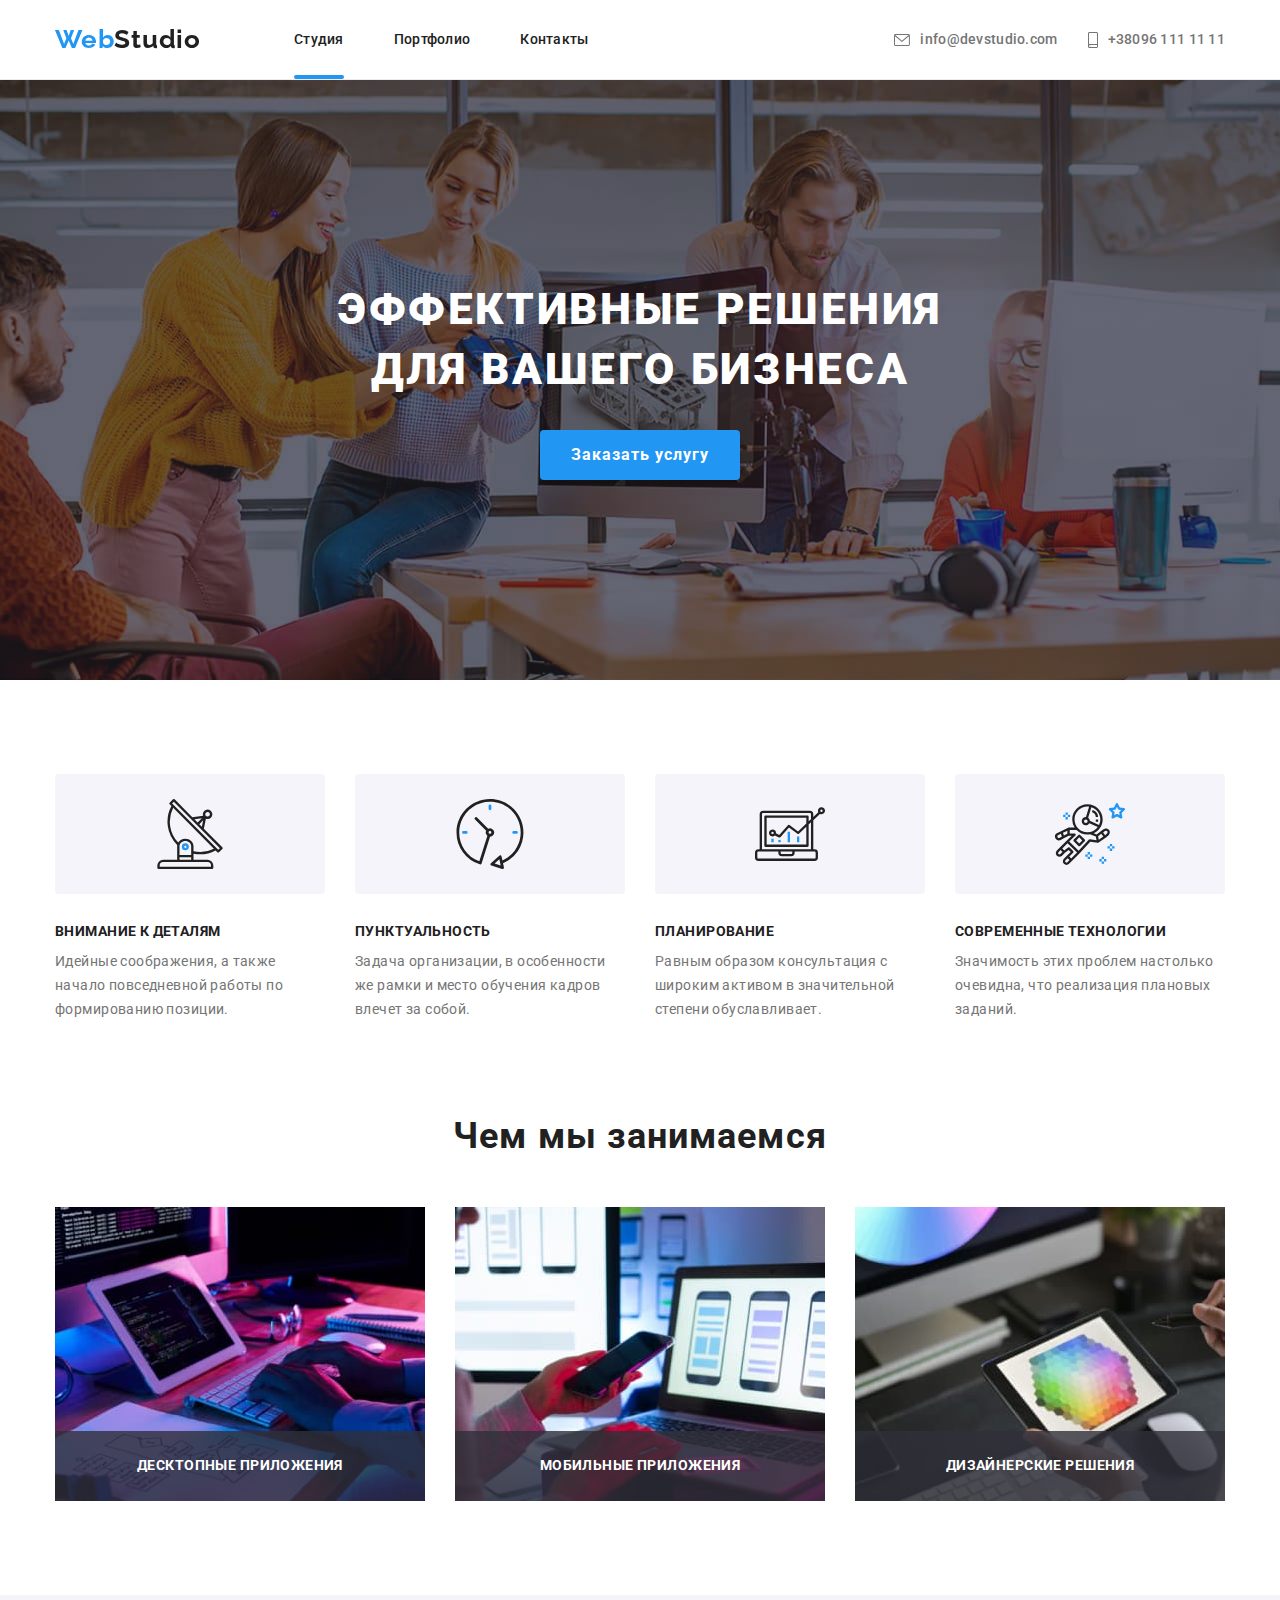
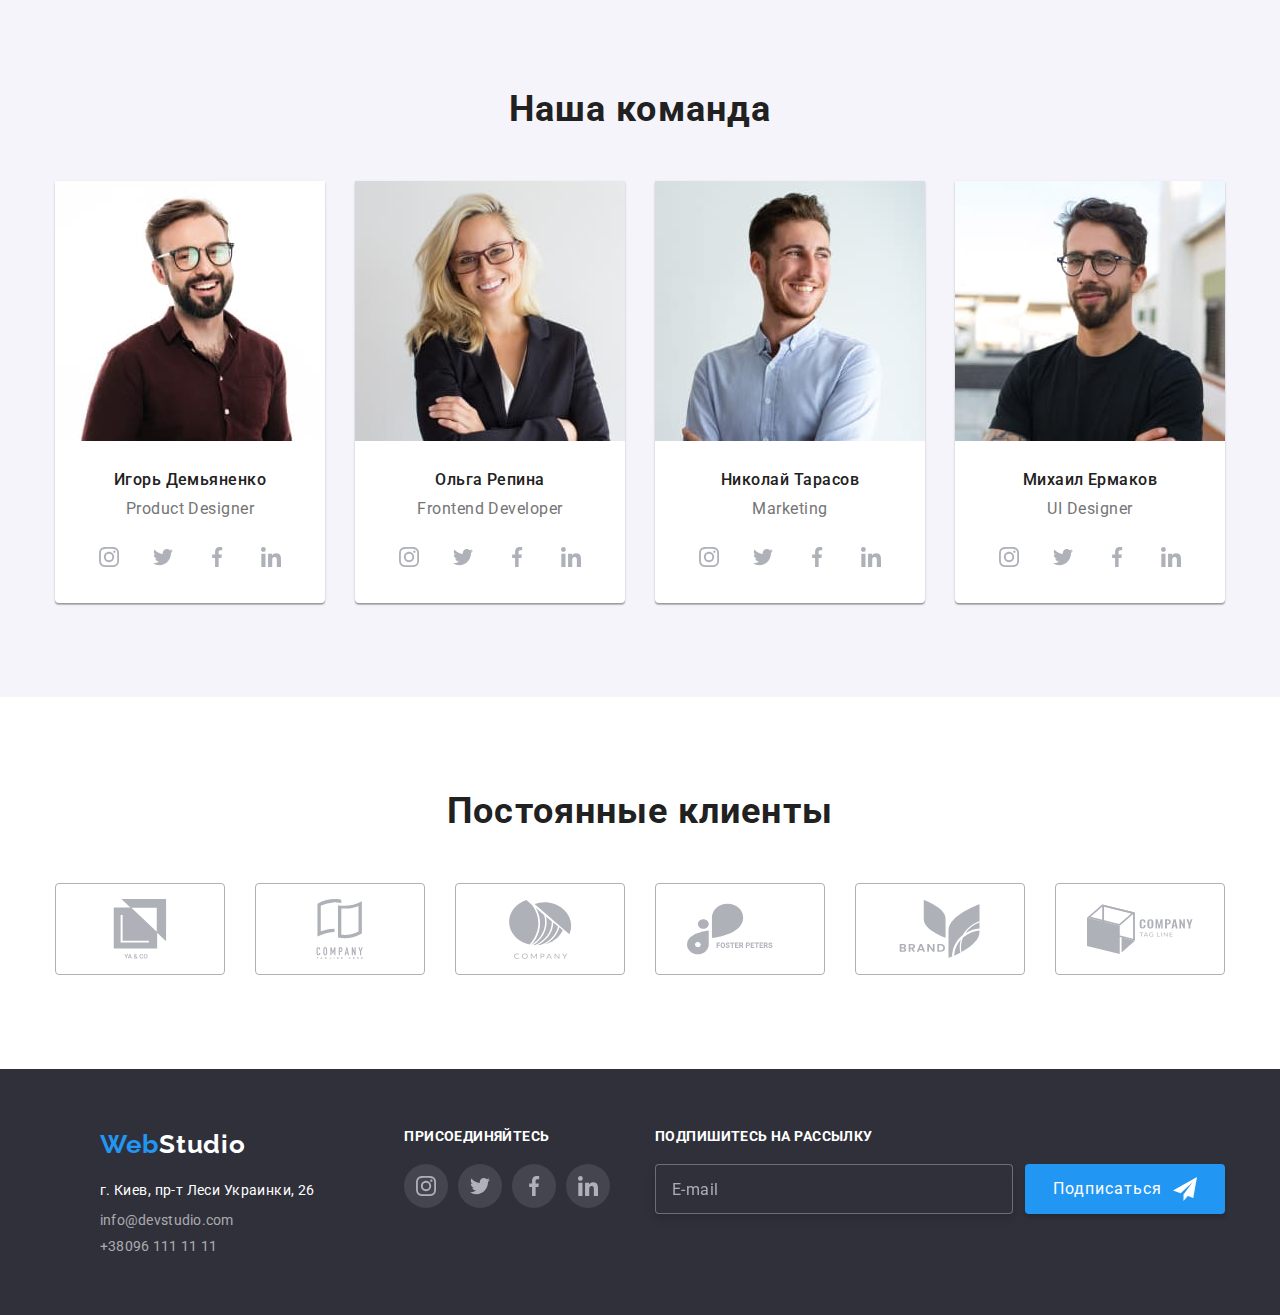
<file: index.html>
<!DOCTYPE html>
<html lang="ru">
<head>
    <meta charset="UTF-8">
    <meta http-equiv="X-UA-Compatible" content="IE=edge">
    <meta name="viewport" content="width=device-width, initial-scale=1.0">
    <link rel="stylesheet" href="./css/modern-normalize.css">
    <link rel="preconnect" href="https://fonts.googleapis.com">
    <link rel="preconnect" href="https://fonts.gstatic.com" crossorigin>
    <link href="https://fonts.googleapis.com/css2?family=Raleway:wght@700&family=Roboto:wght@400;500;700;900&display=swap"
        rel="stylesheet">
    <link rel="stylesheet" href="./css/main.min.css">
    <title>WebStudio</title>
</head>
<body>
    <div class="mobile">
        <ul class="mobile__list">
            <li class="mobile__item"><a class="mobile__link link" href="index.html">Студия</a></li>
            <li class="mobile__item"><a class="mobile__link link" href="portfolio.html">Портфолио</a></li>
            <li class="mobile__item"><a class="mobile__link link" href="#">Контакты</a></li>
        </ul>
        <ul class="mobile__address-list">
            <a class="mobile__address-link link" href="tel:+380961111111">
                +38096 111 11 11</a>
            <a class="mobile__address-link link" href="mailto:info@devstudio.com">
                info@devstudio.com</a>
        </ul>
        <ul class="mobile__social-list">
            <li class="mobile__social-item"><a class="mobile__social-link link" href="#">Instagram</a></li>
            <li class="mobile__social-item"><a class="mobile__social-link link" href="#">Twitter</a></li>
            <li class="mobile__social-item"><a class="mobile__social-link link" href="#">Facebook</a></li>
            <li class="mobile__social-item"><a class="mobile__social-link link" href="#">LinkedIn</a></li>
        </ul>
    </div>
    <header class="header">
        <div class="container">
            <a class="logo header__logo" href="index.html">Web<span>Studio</span></a>
            <nav class="header__nav">
                <ul class="header__list">
                    <li class="header__item"><a class="header__link link --active" href="index.html">Студия</a></li>
                    <li class="header__item"><a class="header__link link" href="portfolio.html">Портфолио</a></li>
                    <li class="header__item"><a class="header__link link" href="#">Контакты</a></li>
                </ul>
            </nav>
            <div class="address">
                <a class="address__link link" href="mailto:info@devstudio.com">
                    <svg class="address__icon" style="width: 16px; height: 12px;">
                        <use href="./images/icons.svg#icon-envelope"></use>
                    </svg>info@devstudio.com</a>
                <a class="address__link link" href="tel:+380961111111">
                    <svg class="address__icon" style="width: 10px; height: 16px;">
                        <use href="./images/icons.svg#icon-smartphone"></use>
                    </svg>+38096 111 11 11</a>
            </div>
            <button class="header__menu-mobile" type="button" data-mobile-menu>
                <svg width="40px" height="40px" aria-label="mobile menu switcher">
                    <use class="menu-open" href="./images/icons.svg#menu-open"></use>
                    <use class="menu-close" href="./images/icons.svg#menu-close"></use>
                </svg>
            </button>
        </div>
    </header>
    <main>
        <section class="hero">
                <h1 class="hero__title">Эффективные решения для вашего бизнеса</h1>
                <button class="btn" type="submit" data-modal-open>Заказать услугу</button>
        </section>
        <section class="advantage">
            <div class="container">
                <ul class="advantage__list">
                    <li class="advantage__item">
                        <div class="advantage__icon-wrap">
                            <svg class="advantage__icon" style="width: 70px; height: 70px">
                                <use href="./images/icons.svg#icon-antenna"></use>
                            </svg>
                        </div>
                        <h3 class="advantage__title">Внимание к деталям</h3>
                        <p class="advantage__text">Идейные соображения, а также начало повседневной работы по формированию
                            позиции.</p>
                    </li>
                    <li class="advantage__item">
                        <div class="advantage__icon-wrap">
                            <svg class="advantage__icon" style="width: 70px; height: 70px">
                                <use href="./images/icons.svg#icon-clock"></use>
                            </svg>
                        </div>
                        <h3 class="advantage__title">Пунктуальность</h3>
                        <p class="advantage__text">Задача организации, в особенности же рамки и место обучения кадров
                            влечет за собой.</p>
                    </li>
                    <li class="advantage__item">
                        <div class="advantage__icon-wrap">
                            <svg class="advantage__icon" style="width: 70px; height: 70px">
                                <use href="./images/icons.svg#icon-diagram"></use>
                            </svg>
                        </div>
                        <h3 class="advantage__title">Планирование</h3>
                        <p class="advantage__text">Равным образом консультация с широким активом в значительной степени
                            обуславливает.</p>
                    </li>
                    <li class="advantage__item">
                        <div class="advantage__icon-wrap">
                            <svg class="advantage__icon" style="width: 70px; height: 70px">
                                <use href="./images/icons.svg#icon-astronaut"></use>
                            </svg>
                        </div>
                        <h3 class="advantage__title">Современные технологии</h3>
                        <p class="advantage__text">Значимость этих проблем настолько очевидна, что реализация плановых
                            заданий.</p>
                    </li>
                </ul>
            </div>
        </section>
        <section class="whatwedo">
            <div class="container">
                <h2 class="whatwedo__title title">Чем мы занимаемся</h2>
                <ul class="whatwedo__list">
                    <li class="whatwedo__item">
                        <a class="whatwedo__link" href="#"><img class="whatwedo__img" srcset="./images/whatwedo1@x1.jpg 1x, ./images/whatwedo1@x2.jpg 2x" src="./images/whatwedo1@x1.jpg"
                                alt="Что мы делаем"></a>
                        <p class="whatwedo__text">Десктопные приложения</p>
                    </li>
                    <li class="whatwedo__item">
                        <a class="whatwedo__link" href="#"><img class="whatwedo__img" srcset="./images/whatwedo2@x1.jpg 1x, ./images/whatwedo2@x2.jpg 2x" src="./images/whatwedo2@x1.jpg"
                                width="370" alt="Что мы делаем"></a>
                        <p class="whatwedo__text">Мобильные приложения</p>
                    </li>
                    <li class="whatwedo__item">
                        <a class="whatwedo__link" href="#"><img class="whatwedo__img" srcset="./images/whatwedo3@x1.jpg 1x, ./images/whatwedo3@x2.jpg 2x" src="./images/whatwedo3@x1.jpg"
                                width="370" alt="Что мы делаем"></a>
                        <p class="whatwedo__text">Дизайнерские решения</p>
                    </li>
                </ul>
            </div>
        </section>
        <section class="team">
            <div class="container">
                <h2 class="team__title title">Наша команда</h2>
                <ul class="team__list">
                    <li class="team__item">
                        <picture>
                            <source srcset="./images/teammember1-desctop@x1.jpg 1x, ./images/teammember1-desctop@x2.jpg 2x"
                                media="(min-width: 1200px)" type="image/jpeg" />
                            <source srcset="./images/teammember1-tablet@x1.jpg 1x, ./images/teammember1-tablet@x2.jpg 2x"
                                media="(min-width: 768px)" type="image/jpeg" />
                            <source srcset="./images/teammember1-mobile@x1.jpg 1x, ./images/teammember1-mobile@x2.jpg 2x"
                                type="image/jpeg" />
                            <img class="team__img" src="./images/teammember1-mobile@x1.jpg" alt="Участник команды" />
                        </picture>
                        <div class="team__item-wrap">
                            <h3 class="team__item-title">Игорь Демьяненко</h3>
                            <p class="team__item-text">Product Designer</p>
                            <ul class="social__list">
                                <li class="social__item">
                                    <a class="social__link" href="">
                                        <svg class="social__icon" style="width: 20px; height: 20px;">
                                            <use href="./images/icons.svg#icon-instagram"></use>
                                        </svg>
                                    </a>
                                </li>
                                <li class="social__item">
                                    <a class="social__link" href="">
                                        <svg class="social__icon" style="width: 20px; height: 20px;">
                                            <use href="./images/icons.svg#icon-twitter"></use>
                                        </svg>
                                    </a>
                                </li>
                                <li class="social__item">
                                    <a class="social__link" href="">
                                        <svg class="social__icon" style="width: 20px; height: 20px;">
                                            <use href="./images/icons.svg#icon-facebook"></use>
                                        </svg>
                                    </a>
                                </li>
                                <li class="social__item">
                                    <a class="social__link" href="">
                                        <svg class="social__icon" style="width: 20px; height: 20px;">
                                            <use href="./images/icons.svg#icon-linkedin"></use>
                                        </svg>
                                    </a>
                                </li>
                            </ul>
                        </div>
                    </li>
                    <li class="team__item">
                        <picture>
                            <source srcset="./images/teammember2-desctop@x1.jpg 1x, ./images/teammember2-desctop@x2.jpg 2x"
                                media="(min-width: 1200px)" type="image/jpeg" />
                            <source srcset="./images/teammember2-tablet@x1.jpg 1x, ./images/teammember2-tablet@x2.jpg 2x"
                                media="(min-width: 768px)" type="image/jpeg" />
                            <source srcset="./images/teammember2-mobile@x1.jpg 1x, ./images/teammember2-mobile@x2.jpg 2x" type="image/jpeg" />
                            <img class="team__img" src="./images/teammember2-mobile@x1.jpg" alt="Участник команды" />
                        </picture>
                        <div class="team__item-wrap">
                            <h3 class="team__item-title">Ольга Репина</h3>
                            <p class="team__item-text">Frontend Developer</p>
                            <ul class="social__list">
                                <li class="social__item">
                                    <a class="social__link" href="">
                                        <svg class="social__icon" style="width: 20px; height: 20px;">
                                            <use href="./images/icons.svg#icon-instagram"></use>
                                        </svg>
                                    </a>
                                </li>
                                <li class="social__item">
                                    <a class="social__link" href="">
                                        <svg class="social__icon" style="width: 20px; height: 20px;">
                                            <use href="./images/icons.svg#icon-twitter"></use>
                                        </svg>
                                    </a>
                                </li>
                                <li class="social__item">
                                    <a class="social__link" href="">
                                        <svg class="social__icon" style="width: 20px; height: 20px;">
                                            <use href="./images/icons.svg#icon-facebook"></use>
                                        </svg>
                                    </a>
                                </li>
                                <li class="social__item">
                                    <a class="social__link" href="">
                                        <svg class="social__icon" style="width: 20px; height: 20px;">
                                            <use href="./images/icons.svg#icon-linkedin"></use>
                                        </svg>
                                    </a>
                                </li>
                            </ul>
                        </div>
                    </li>
                    <li class="team__item">
                        <picture>
                            <source srcset="./images/teammember3-desctop@x1.jpg 1x, ./images/teammember3-desctop@x2.jpg 2x"
                                media="(min-width: 1200px)" type="image/jpeg" />
                            <source srcset="./images/teammember3-tablet@x1.jpg 1x, ./images/teammember3-tablet@x2.jpg 2x"
                                media="(min-width: 768px)" type="image/jpeg" />
                            <source srcset="./images/teammember3-mobile@x1.jpg 1x, ./images/teammember3-mobile@x2.jpg 2x" type="image/jpeg" />
                            <img class="team__img" src="./images/teammember3-mobile@x1.jpg" alt="Участник команды" />
                        </picture>
                        <div class="team__item-wrap">
                            <h3 class="team__item-title">Николай Тарасов</h3>
                            <p class="team__item-text">Marketing</p>
                            <ul class="social__list">
                                <li class="social__item">
                                    <a class="social__link" href="">
                                        <svg class="social__icon" style="width: 20px; height: 20px;">
                                            <use href="./images/icons.svg#icon-instagram"></use>
                                        </svg>
                                    </a>
                                </li>
                                <li class="social__item">
                                    <a class="social__link" href="">
                                        <svg class="social__icon" style="width: 20px; height: 20px;">
                                            <use href="./images/icons.svg#icon-twitter"></use>
                                        </svg>
                                    </a>
                                </li>
                                <li class="social__item">
                                    <a class="social__link" href="">
                                        <svg class="social__icon" style="width: 20px; height: 20px;">
                                            <use href="./images/icons.svg#icon-facebook"></use>
                                        </svg>
                                    </a>
                                </li>
                                <li class="social__item">
                                    <a class="social__link" href="">
                                        <svg class="social__icon" style="width: 20px; height: 20px;">
                                            <use href="./images/icons.svg#icon-linkedin"></use>
                                        </svg>
                                    </a>
                                </li>
                            </ul>
                        </div>
                    </li>
                    <li class="team__item">
                        <picture>
                            <source srcset="./images/teammember4-desctop@x1.jpg 1x, ./images/teammember4-desctop@x2.jpg 2x"
                                media="(min-width: 1200px)" type="image/jpeg" />
                            <source srcset="./images/teammember4-tablet@x1.jpg 1x, ./images/teammember4-tablet@x2.jpg 2x"
                                media="(min-width: 768px)" type="image/jpeg" />
                            <source srcset="./images/teammember4-mobile@x1.jpg 1x, ./images/teammember4-mobile@x2.jpg 2x" type="image/jpeg" />
                            <img class="team__img" src="./images/teammember4-mobile@x1.jpg" alt="Участник команды" />
                        </picture>
                        <div class="team__item-wrap">
                            <h3 class="team__item-title">Михаил Ермаков</h3>
                            <p class="team__item-text">UI Designer</p>
                            <ul class="social__list">
                                <li class="social__item">
                                    <a class="social__link" href="">
                                        <svg class="social__icon" style="width: 20px; height: 20px;">
                                            <use href="./images/icons.svg#icon-instagram"></use>
                                        </svg>
                                    </a>
                                </li>
                                <li class="social__item">
                                    <a class="social__link" href="">
                                        <svg class="social__icon" style="width: 20px; height: 20px;">
                                            <use href="./images/icons.svg#icon-twitter"></use>
                                        </svg>
                                    </a>
                                </li>
                                <li class="social__item">
                                    <a class="social__link" href="">
                                        <svg class="social__icon" style="width: 20px; height: 20px;">
                                            <use href="./images/icons.svg#icon-facebook"></use>
                                        </svg>
                                    </a>
                                </li>
                                <li class="social__item">
                                    <a class="social__link" href="">
                                        <svg class="social__icon" style="width: 20px; height: 20px;">
                                            <use href="./images/icons.svg#icon-linkedin"></use>
                                        </svg>
                                    </a>
                                </li>
                            </ul>
                        </div>
                    </li>
                </ul>
            </div>
        </section>
        <section class="customers">
            <div class="container">
                <h2 class="customers__title title">Постоянные клиенты</h2>
                <ul class="customers__list">
                    <li class="customers__item">
                        <a href="#" class="customers__link">
                            <svg class="customers__icon">
                                <use href="./images/icons.svg#icon-client1"></use>
                            </svg>
                        </a>
                    </li>
                    <li class="customers__item">
                        <a href="#" class="customers__link">
                            <svg class="customers__icon">
                                <use href="./images/icons.svg#icon-client2"></use>
                            </svg>
                        </a>
                    </li>
                    <li class="customers__item">
                        <a href="#" class="customers__link">
                            <svg class="customers__icon">
                                <use href="./images/icons.svg#icon-client3"></use>
                            </svg>
                        </a>
                    </li>
                    <li class="customers__item">
                        <a href="#" class="customers__link">
                            <svg class="customers__icon">
                                <use href="./images/icons.svg#icon-client4"></use>
                            </svg>
                        </a>
                    </li>
                    <li class="customers__item">
                        <a href="#" class="customers__link">
                            <svg class="customers__icon">
                                <use href="./images/icons.svg#icon-client5"></use>
                            </svg>
                        </a>
                    </li>
                    <li class="customers__item">
                        <a href="#" class="customers__link">
                            <svg class="customers__icon">
                                <use href="./images/icons.svg#icon-client6"></use>
                            </svg>
                        </a>
                    </li>
                </ul>
            </div>
        </section>
    </main>
    <footer class="footer">
        <div class="container">
            <div class="footer__wrap">
                <div class="footer__address">
                    <a class="logo footer__logo" href="index.html">Web<span>Studio</span></a>
                    <address>
                        г. Киев, пр-т Леси Украинки, 26
                    </address>
                    <div class="footer__link-wrap">
                        <a class="footer__link link" href="mailto:info@devstudio.com">info@devstudio.com</a>
                        <a class="footer__link link" href="tel:+380961111111">+38096 111 11 11</a>
                    </div>
                </div>
                <div class="social">
                    <h3 class="social__title">Присоединяйтесь</h3>
                    <ul class="social__list">
                        <li class="social__item">
                            <a class="social__link --footer-social" href="">
                                <svg class="social__icon" style="width: 20px; height: 20px;">
                                    <use href="./images/icons.svg#icon-instagram"></use>
                                </svg>
                            </a>
                        </li>
                        <li class="social__item">
                            <a class="social__link --footer-social" href="">
                                <svg class="social__icon" style="width: 20px; height: 20px;">
                                    <use href="./images/icons.svg#icon-twitter"></use>
                                </svg>
                            </a>
                        </li>
                        <li class="social__item">
                            <a class="social__link --footer-social" href="">
                                <svg class="social__icon" style="width: 20px; height: 20px;">
                                    <use href="./images/icons.svg#icon-facebook"></use>
                                </svg>
                            </a>
                        </li>
                        <li class="social__item">
                            <a class="social__link --footer-social" href="">
                                <svg class="social__icon" style="width: 20px; height: 20px;">
                                    <use href="./images/icons.svg#icon-linkedin"></use>
                                </svg>
                            </a>
                        </li>
                    </ul>
                </div>
            </div>
            <div class="mail">
                <h3 class="mail__title">Подпишитесь на рассылку</h3>
                <form class="mail__form">
                    <input class="mail__input" name="email" type="email" placeholder="E-mail">
                    <button class="mail__button" type="submit">Подписаться
                        <svg class="mail__icon" style="width: 24px; height: 24px;">
                            <use href="./images/icons.svg#icon-send"></use>
                        </svg>
                    </button>
                </form>
            </div>
        </div>
    </footer>
    <div class="backdrop is-hidden" data-modal>
        <div class="modal">
            <button class="modal__btn" type="button" data-modal-close>
                <svg class="modal__btn-icon">
                    <use href="./images/icons.svg#icon-close"></use>
                </svg>
            </button>
            <h3 class="modal__title">Оставьте свои данные, мы вам перезвоним</h3>
            <form class="modal__form">
                <fieldset class="modal__field">
                    <label class="modal__label" for="name">Имя</label>
                    <div class="modal__input-wrap">
                        <input class="modal__input" type="text" id="name">
                        <svg class="modal__icon">
                            <use href="./images/icons.svg#icon-person"></use>
                        </svg>
                    </div>
                </fieldset>
                <fieldset class="modal__field">
                    <label class="modal__label" for="tel">Телефон</label>
                    <div class="modal__input-wrap">
                        <input class="modal__input" type="tel" id="tel"
                            pattern="[0-9]{5,10}">
                        <svg class="modal__icon">
                            <use href="./images/icons.svg#icon-phone"></use>
                        </svg>
                    </div>
                </fieldset>
                <fieldset class="modal__field">
                    <label class="modal__label" for="modal-email">Почта</label>
                    <div class="modal__input-wrap">
                        <input class="modal__input" type="email" id="modal-email">
                        <svg class="modal__icon">
                            <use href="./images/icons.svg#icon-email"></use>
                        </svg>
                    </div>
                </fieldset>
                <fieldset class="modal__field">
                    <label class="modal__label" for="comment">Комментарий</label>
                    <textarea name="comment" id="comment" placeholder="Введите текст"></textarea>
                </fieldset>
                <fieldset class="modal__field">
                    <label class="modal__policy"><input class="modal__check" type="checkbox"><span class="modal__icon-check"></span> Соглашаюсь с рассылкой и принимаю <a href="#">Условия договора</a></label>
                </fieldset>
                <button class="btn" type="submit">Отправить</button>
            </form>
        </div>
    </div>
    <script src="./js/modal.js"></script>
    <script src="./js/mobile-menu.js"></script>
</body>
</html>
</file>
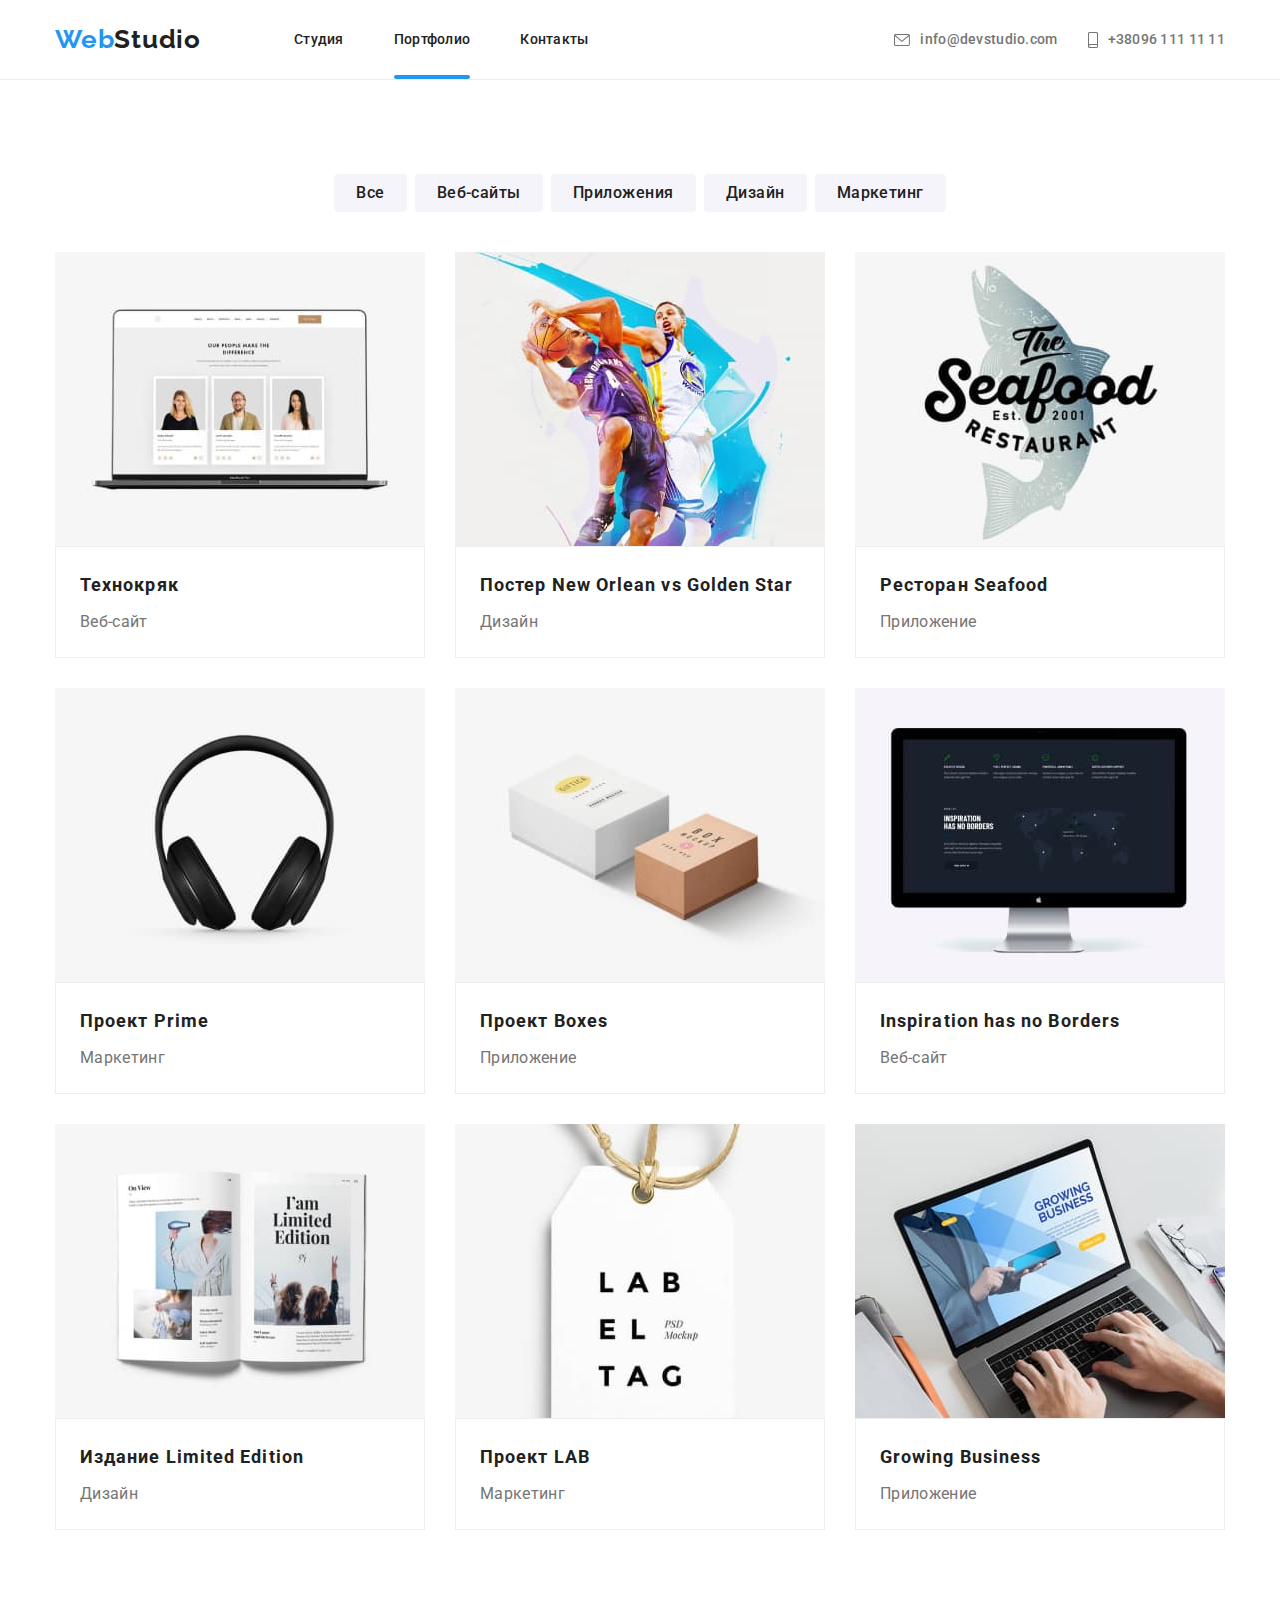
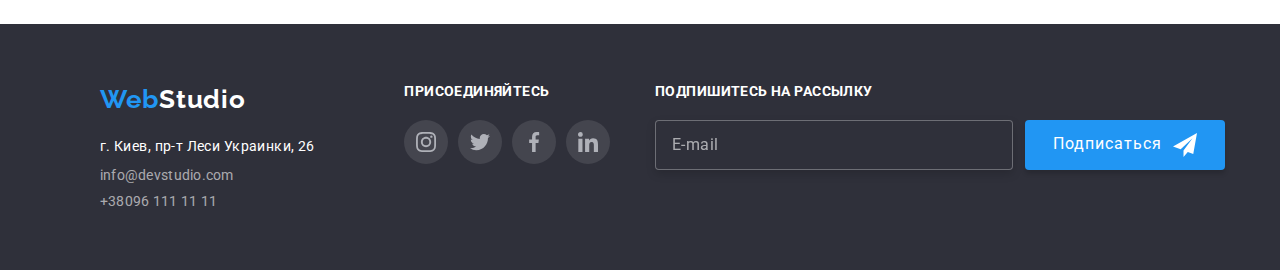
<file: portfolio.html>
<!DOCTYPE html>
<html lang="ru">
<head>
    <meta charset="UTF-8">
    <meta http-equiv="X-UA-Compatible" content="IE=edge">
    <meta name="viewport" content="width=device-width, initial-scale=1.0">
    <link rel="stylesheet" href="./css/modern-normalize.css">
    <link rel="preconnect" href="https://fonts.googleapis.com">
    <link rel="preconnect" href="https://fonts.gstatic.com" crossorigin>
    <link href="https://fonts.googleapis.com/css2?family=Raleway:wght@700&family=Roboto:wght@400;500;700;900&display=swap"
        rel="stylesheet">
    <link rel="stylesheet" href="./css/main.min.css">
    <title>Portfolio</title>
</head>
<body>
    <div class="mobile">
        <ul class="mobile__list">
            <li class="mobile__item"><a class="mobile__link link" href="index.html">Студия</a></li>
            <li class="mobile__item"><a class="mobile__link link" href="portfolio.html">Портфолио</a></li>
            <li class="mobile__item"><a class="mobile__link link" href="#">Контакты</a></li>
        </ul>
        <ul class="mobile__address-list">
            <a class="mobile__address-link link" href="tel:+380961111111">
                +38096 111 11 11</a>
            <a class="mobile__address-link link" href="mailto:info@devstudio.com">
                info@devstudio.com</a>
        </ul>
        <ul class="mobile__social-list">
            <li class="mobile__social-item"><a class="mobile__social-link link" href="#">Instagram</a></li>
            <li class="mobile__social-item"><a class="mobile__social-link link" href="#">Twitter</a></li>
            <li class="mobile__social-item"><a class="mobile__social-link link" href="#">Facebook</a></li>
            <li class="mobile__social-item"><a class="mobile__social-link link" href="#">LinkedIn</a></li>
        </ul>
    </div>
    <header class="header">
        <div class="container">
            <a class="logo header__logo" href="index.html">Web<span>Studio</span></a>
            <nav class="header__nav">
                <ul class="header__list">
                    <li class="header__item"><a class="header__link link" href="index.html">Студия</a></li>
                    <li class="header__item"><a class="header__link link --active" href="portfolio.html">Портфолио</a></li>
                    <li class="header__item"><a class="header__link link" href="#">Контакты</a></li>
                </ul>
            </nav>
            <div class="address">
                <a class="address__link link" href="mailto:info@devstudio.com">
                    <svg class="address__icon" style="width: 16px; height: 12px;">
                        <use href="./images/icons.svg#icon-envelope"></use>
                    </svg>info@devstudio.com</a>
                <a class="address__link link" href="tel:+380961111111">
                    <svg class="address__icon" style="width: 10px; height: 16px;">
                        <use href="./images/icons.svg#icon-smartphone"></use>
                    </svg>+38096 111 11 11</a>
            </div>
            <button class="header__menu-mobile" type="button" data-mobile-menu>
                <svg width="40px" height="40px" aria-label="mobile menu switcher">
                    <use class="menu-open" href="./images/icons.svg#menu-open"></use>
                    <use class="menu-close" href="./images/icons.svg#menu-close"></use>
                </svg>
            </button>
        </div>
    </header>
    <main>
        <section class="portfolio">
            <div class="container">
                <ul class="portfolio__list">
                    <li class="portfolio__item"><button class="portfolio__btn" type="button">Все</button></li>
                    <li class="portfolio__item"><button class="portfolio__btn" type="button">Веб-сайты</button></li>
                    <li class="portfolio__item"><button class="portfolio__btn" type="button">Приложения</button></li>
                    <li class="portfolio__item"><button class="portfolio__btn" type="button">Дизайн</button></li>
                    <li class="portfolio__item"><button class="portfolio__btn" type="button">Маркетинг</button></li>
                </ul>
                <ul class="card__list">
                    <li class="card__item">
                        <div class="card__overlay-wrap">
                            <picture>
                                <source srcset="./images/portfolio1-desctop@x1.jpg 1x, ./images/portfolio1-desctop@x2.jpg 2x"
                                    media="(min-width: 1200px)" type="image/jpeg" />
                                <source srcset="./images/portfolio1-tablet@x1.jpg 1x, ./images/portfolio1-tablet@x2.jpg 2x"
                                    media="(min-width: 768px)" type="image/jpeg" />
                                <source srcset="./images/portfolio1-mobile@x1.jpg 1x, ./images/portfolio1-mobile@x2.jpg 2x" type="image/jpeg" />
                                <img class="card__img" src="./images/portfolio1-mobile@x1.jpg" alt="Технокряк" />
                            </picture>
                            <p class="card__overlay">Ресурс предлагает комплексные предложения с разным уровнем функционала и сервисов. Все это
                                позволит посетителю получить
                                исчерпывающие сведения о компании или частном лице.
                            </p>
                        </div>
                        <div class="card__description">
                            <h3 class="card__title">Технокряк</h3>
                            <a class="card__link link" href="#">Веб-сайт</a>
                        </div>
                    </li>
                    <li class="card__item">
                        <div class="card__overlay-wrap">
                            <picture>
                                <source srcset="./images/portfolio2-desctop@x1.jpg 1x, ./images/portfolio2-desctop@x2.jpg 2x"
                                    media="(min-width: 1200px)" type="image/jpeg" />
                                <source srcset="./images/portfolio2-tablet@x1.jpg 1x, ./images/portfolio2-tablet@x2.jpg 2x"
                                    media="(min-width: 768px)" type="image/jpeg" />
                                <source srcset="./images/portfolio2-mobile@x1.jpg 1x, ./images/portfolio2-mobile@x2.jpg 2x" type="image/jpeg" />
                                <img class="card__img" src="./images/portfolio2-mobile@x1.jpg" alt="Технокряк" />
                            </picture>
                            <p class="card__overlay">Ресурс предлагает комплексные предложения с разным уровнем функционала и сервисов. Все это
                                позволит посетителю получить
                                исчерпывающие сведения о компании или частном лице.
                            </p>
                        </div>
                        <div class="card__description">
                            <h3 class="card__title">Постер New Orlean vs Golden Star</h3>
                            <a class="card__link link" href="#">Дизайн</a>
                        </div>
                    </li>
                    <li class="card__item">
                        <div class="card__overlay-wrap">
                            <picture>
                                <source srcset="./images/portfolio3-desctop@x1.jpg 1x, ./images/portfolio3-desctop@x2.jpg 2x"
                                    media="(min-width: 1200px)" type="image/jpeg" />
                                <source srcset="./images/portfolio3-tablet@x1.jpg 1x, ./images/portfolio3-tablet@x2.jpg 2x"
                                    media="(min-width: 768px)" type="image/jpeg" />
                                <source srcset="./images/portfolio3-mobile@x1.jpg 1x, ./images/portfolio3-mobile@x2.jpg 2x" type="image/jpeg" />
                                <img class="card__img" src="./images/portfolio3-mobile@x1.jpg" alt="Технокряк" />
                            </picture>
                            <p class="card__overlay">Ресурс предлагает комплексные предложения с разным уровнем функционала и сервисов. Все это
                                позволит посетителю получить
                                исчерпывающие сведения о компании или частном лице.
                            </p>
                        </div>
                        <div class="card__description">
                            <h3 class="card__title">Ресторан Seafood</h3>
                            <a class="card__link link" href="#">Приложение</a>
                        </div>
                    </li>
                    <li class="card__item">
                        <div class="card__overlay-wrap">
                            <picture>
                                <source srcset="./images/portfolio4-desctop@x1.jpg 1x, ./images/portfolio4-desctop@x2.jpg 2x"
                                    media="(min-width: 1200px)" type="image/jpeg" />
                                <source srcset="./images/portfolio4-tablet@x1.jpg 1x, ./images/portfolio4-tablet@x2.jpg 2x"
                                    media="(min-width: 768px)" type="image/jpeg" />
                                <source srcset="./images/portfolio4-mobile@x1.jpg 1x, ./images/portfolio4-mobile@x2.jpg 2x" type="image/jpeg" />
                                <img class="card__img" src="./images/portfolio4-mobile@x1.jpg" alt="Технокряк" />
                            </picture>
                            <p class="card__overlay">Ресурс предлагает комплексные предложения с разным уровнем функционала и сервисов. Все это
                                позволит посетителю получить
                                исчерпывающие сведения о компании или частном лице.
                            </p>
                        </div>
                        <div class="card__description">
                            <h3 class="card__title">Проект Prime</h3>
                            <a class="card__link link" href="#">Маркетинг</a>
                        </div>
                    </li>
                    <li class="card__item">
                        <div class="card__overlay-wrap">
                            <picture>
                                <source srcset="./images/portfolio5-desctop@x1.jpg 1x, ./images/portfolio5-desctop@x2.jpg 2x"
                                    media="(min-width: 1200px)" type="image/jpeg" />
                                <source srcset="./images/portfolio5-tablet@x1.jpg 1x, ./images/portfolio5-tablet@x2.jpg 2x"
                                    media="(min-width: 768px)" type="image/jpeg" />
                                <source srcset="./images/portfolio5-mobile@x1.jpg 1x, ./images/portfolio5-mobile@x2.jpg 2x" type="image/jpeg" />
                                <img class="card__img" src="./images/portfolio5-mobile@x1.jpg" alt="Технокряк" />
                            </picture>
                            <p class="card__overlay">Ресурс предлагает комплексные предложения с разным уровнем функционала и сервисов. Все это
                                позволит посетителю получить
                                исчерпывающие сведения о компании или частном лице.
                            </p>
                        </div>
                        <div class="card__description">
                            <h3 class="card__title">Проект Boxes</h3>
                            <a class="card__link link" href="#">Приложение</a>
                        </div>
                    </li>
                    <li class="card__item">
                        <div class="card__overlay-wrap">
                            <picture>
                                <source srcset="./images/portfolio6-desctop@x1.jpg 1x, ./images/portfolio6-desctop@x2.jpg 2x"
                                    media="(min-width: 1200px)" type="image/jpeg" />
                                <source srcset="./images/portfolio6-tablet@x1.jpg 1x, ./images/portfolio6-tablet@x2.jpg 2x"
                                    media="(min-width: 768px)" type="image/jpeg" />
                                <source srcset="./images/portfolio6-mobile@x1.jpg 1x, ./images/portfolio6-mobile@x2.jpg 2x" type="image/jpeg" />
                                <img class="card__img" src="./images/portfolio6-mobile@x1.jpg" alt="Технокряк" />
                            </picture>
                            <p class="card__overlay">Ресурс предлагает комплексные предложения с разным уровнем функционала и сервисов. Все это
                                позволит посетителю получить
                                исчерпывающие сведения о компании или частном лице.
                            </p>
                        </div>
                        <div class="card__description">
                            <h3 class="card__title">Inspiration has no Borders</h3>
                            <a class="card__link link" href="#">Веб-сайт</a>
                        </div>
                    </li>
                    <li class="card__item">
                        <div class="card__overlay-wrap">
                            <picture>
                                <source srcset="./images/portfolio7-desctop@x1.jpg 1x, ./images/portfolio7-desctop@x2.jpg 2x"
                                    media="(min-width: 1200px)" type="image/jpeg" />
                                <source srcset="./images/portfolio7-tablet@x1.jpg 1x, ./images/portfolio7-tablet@x2.jpg 2x"
                                    media="(min-width: 768px)" type="image/jpeg" />
                                <source srcset="./images/portfolio7-mobile@x1.jpg 1x, ./images/portfolio7-mobile@x2.jpg 2x" type="image/jpeg" />
                                <img class="card__img" src="./images/portfolio7-mobile@x1.jpg" alt="Технокряк" />
                            </picture>
                            <p class="card__overlay">Ресурс предлагает комплексные предложения с разным уровнем функционала и сервисов. Все это
                                позволит посетителю получить
                                исчерпывающие сведения о компании или частном лице.
                            </p>
                        </div>
                        <div class="card__description">
                            <h3 class="card__title">Издание Limited Edition</h3>
                            <a class="card__link link" href="#">Дизайн</a>
                        </div>
                    </li>
                    <li class="card__item">
                        <div class="card__overlay-wrap">
                            <picture>
                                <source srcset="./images/portfolio8-desctop@x1.jpg 1x, ./images/portfolio8-desctop@x2.jpg 2x"
                                    media="(min-width: 1200px)" type="image/jpeg" />
                                <source srcset="./images/portfolio8-tablet@x1.jpg 1x, ./images/portfolio8-tablet@x2.jpg 2x"
                                    media="(min-width: 768px)" type="image/jpeg" />
                                <source srcset="./images/portfolio8-mobile@x1.jpg 1x, ./images/portfolio8-mobile@x2.jpg 2x" type="image/jpeg" />
                                <img class="card__img" src="./images/portfolio8-mobile@x1.jpg" alt="Технокряк" />
                            </picture>
                            <p class="card__overlay">Ресурс предлагает комплексные предложения с разным уровнем функционала и сервисов. Все это
                                позволит посетителю получить
                                исчерпывающие сведения о компании или частном лице.
                            </p>
                        </div>
                        <div class="card__description">
                            <h3 class="card__title">Проект LAB</h3>
                            <a class="card__link link" href="#">Маркетинг</a>
                        </div>
                    </li>
                    <li class="card__item">
                        <div class="card__overlay-wrap">
                            <picture>
                                <source srcset="./images/portfolio9-desctop@x1.jpg 1x, ./images/portfolio9-desctop@x2.jpg 2x"
                                    media="(min-width: 1200px)" type="image/jpeg" />
                                <source srcset="./images/portfolio9-tablet@x1.jpg 1x, ./images/portfolio9-tablet@x2.jpg 2x"
                                    media="(min-width: 768px)" type="image/jpeg" />
                                <source srcset="./images/portfolio9-mobile@x1.jpg 1x, ./images/portfolio9-mobile@x2.jpg 2x" type="image/jpeg" />
                                <img class="card__img" src="./images/portfolio9-mobile@x1.jpg" alt="Технокряк" />
                            </picture>
                            <p class="card__overlay">Ресурс предлагает комплексные предложения с разным уровнем функционала и сервисов. Все это
                                позволит посетителю получить
                                исчерпывающие сведения о компании или частном лице.
                            </p>
                        </div>
                        <div class="card__description">
                            <h3 class="card__title">Growing Business</h3>
                            <a class="card__link link" href="#">Приложение</a>
                        </div>
                    </li>
                </ul>
            </div>
        </section>
    </main>
    <footer class="footer">
        <div class="container">
            <div class="footer__wrap">
                <div class="footer__address">
                    <a class="logo footer__logo" href="index.html">Web<span>Studio</span></a>
                    <address>
                        г. Киев, пр-т Леси Украинки, 26
                    </address>
                    <div class="footer__link-wrap">
                        <a class="footer__link link" href="mailto:info@devstudio.com">info@devstudio.com</a>
                        <a class="footer__link link" href="tel:+380961111111">+38096 111 11 11</a>
                    </div>
                </div>
                <div class="social">
                    <h3 class="social__title">Присоединяйтесь</h3>
                    <ul class="social__list">
                        <li class="social__item">
                            <a class="social__link --footer-social" href="">
                                <svg class="social__icon" style="width: 20px; height: 20px;">
                                    <use href="./images/icons.svg#icon-instagram"></use>
                                </svg>
                            </a>
                        </li>
                        <li class="social__item">
                            <a class="social__link --footer-social" href="">
                                <svg class="social__icon" style="width: 20px; height: 20px;">
                                    <use href="./images/icons.svg#icon-twitter"></use>
                                </svg>
                            </a>
                        </li>
                        <li class="social__item">
                            <a class="social__link --footer-social" href="">
                                <svg class="social__icon" style="width: 20px; height: 20px;">
                                    <use href="./images/icons.svg#icon-facebook"></use>
                                </svg>
                            </a>
                        </li>
                        <li class="social__item">
                            <a class="social__link --footer-social" href="">
                                <svg class="social__icon" style="width: 20px; height: 20px;">
                                    <use href="./images/icons.svg#icon-linkedin"></use>
                                </svg>
                            </a>
                        </li>
                    </ul>
                </div>
            </div>
            <div class="mail">
                <h3 class="mail__title">Подпишитесь на рассылку</h3>
                <form class="mail__form">
                    <input class="mail__input" name="email" type="email" placeholder="E-mail">
                    <button class="mail__button" type="submit">Подписаться
                        <svg class="mail__icon" style="width: 24px; height: 24px;">
                            <use href="./images/icons.svg#icon-send"></use>
                        </svg>
                    </button>
                </form>
            </div>
        </div>
    </footer>
    <script src="./js/mobile-menu.js"></script>
</body>
</html>
</file>
<file: css/main.min.css>
/*! modern-normalize v1.1.0 | MIT License | https://github.com/sindresorhus/modern-normalize */*,::before,::after{box-sizing:border-box}html{line-height:1.15;-webkit-text-size-adjust:100%;-moz-tab-size:4;tab-size:4}body{margin:0;font-family:system-ui,-apple-system,"Segoe UI",Roboto,Helvetica,Arial,sans-serif,"Apple Color Emoji","Segoe UI Emoji"}hr{height:0;color:inherit}abbr[title]{text-decoration:underline dotted}b,strong{font-weight:bolder}code,kbd,samp,pre{font-family:ui-monospace,SFMono-Regular,Consolas,"Liberation Mono",Menlo,monospace;font-size:1em}small{font-size:80%}sub,sup{font-size:75%;line-height:0;position:relative;vertical-align:baseline}sub{bottom:-0.25em}sup{top:-0.5em}table{text-indent:0;border-color:inherit}button,input,optgroup,select,textarea{font-family:inherit;font-size:100%;line-height:1.15;margin:0}button,select{text-transform:none}button,[type=button],[type=reset],[type=submit]{-webkit-appearance:button}::-moz-focus-inner{border-style:none;padding:0}:-moz-focusring{outline:1px dotted ButtonText}:-moz-ui-invalid{box-shadow:none}legend{padding:0}progress{vertical-align:baseline}::-webkit-inner-spin-button,::-webkit-outer-spin-button{height:auto}[type=search]{-webkit-appearance:textfield;outline-offset:-2px}::-webkit-search-decoration{-webkit-appearance:none}::-webkit-file-upload-button{-webkit-appearance:button;font:inherit}summary{display:list-item}*{box-sizing:border-box}body{font-family:"Roboto",sans-serif;font-style:normal}ul{margin:0;padding:0;list-style-type:none}h1,h2,h3,h4,h5,h6,p,a,img{margin:0;padding:0}img{display:block;height:auto;width:100%}button{padding:0;border:none}:root{--main-color: #212121;--secondary-color: #757575;--hover-color: #2196F3;--secondary-text-color: #FFFFFF;--primary-icon-color: #AFB1B8;--second-icon-color: rgba(255, 255, 255, 0.1);--background-color: #2F303A;--background-secondary-color: #FFFFFF;--background-third-color: #F5F4FA;--transition-data: 250ms cubic-bezier(0.4, 0, 0.2, 1)}.container{max-width:480px;width:100%;margin:0 auto;padding-left:15px;padding-right:15px;justify-content:space-between}@media screen and (min-width: 768px){.container{max-width:768px;justify-content:flex-start}}@media screen and (min-width: 1200px){.container{max-width:1200px}}.--active::after{position:absolute;top:100%;content:"";display:block;width:100%;height:4px;border-radius:2px;background-color:var(--hover-color)}.link{font-family:"Roboto";font-style:normal;font-weight:500;font-size:14px;line-height:1.14;letter-spacing:.02em;text-decoration:none}.title{font-weight:700;font-size:28px;line-height:1.18;text-align:center;letter-spacing:.03em;color:var(--main-color);margin-bottom:30px}@media screen and (min-width: 1200px){.title{font-size:36px;line-height:1.16;margin-bottom:50px}}.btn{width:200px;padding:10px 0;font-family:"Roboto",sans-serif;font-style:normal;background-color:var(--hover-color);box-shadow:0px 4px 4px rgba(0,0,0,.15);color:var(--secondary-text-color);font-weight:700;font-size:16px;line-height:1.88;text-align:center;letter-spacing:.06em;border-radius:4px}.btn:hover{cursor:pointer}.--footer-social{background-color:var(--second-icon-color)}.overflowhidden{overflow:hidden}.logo{font-family:"Raleway";font-style:normal;font-weight:700;font-size:24px;line-height:1.16;letter-spacing:.03em;text-decoration:none;color:var(--hover-color);z-index:1}.logo span{color:var(--main-color)}@media screen and (min-width: 1200px){.logo{font-size:26px;line-height:1.19}}.header{height:80px;display:flex;border-bottom:1px solid #ececec;position:relative}.header .container{display:flex;align-items:center}.header__nav{display:none}@media screen and (min-width: 768px){.header__nav{display:flex}}@media screen and (min-width: 768px){.header__logo{margin-right:84px}}@media screen and (min-width: 1200px){.header__logo{margin-right:93px}}.header__list{display:flex;align-self:center}.header__item{list-style-type:none;margin-right:50px}.header__item:last-child{margin-right:0}.header__link{padding:28px 0;color:var(--main-color);transition:color var(--transition-data);position:relative}.header__link:hover,.header__link:focus{color:var(--hover-color)}.header__menu-mobile{display:inline-flex;padding:0;margin:0;width:40px;height:40px;background-color:rgba(0,0,0,0);z-index:3}.header__menu-mobile .menu-close,.header__menu-mobile .menu-open{fill:var(--main-color);transition:fill var(--transition-data)}.header__menu-mobile:hover .menu-open,.header__menu-mobile:focus .menu-open{fill:var(--hover-color)}.header__menu-mobile:hover .menu-close,.header__menu-mobile:focus .menu-close{fill:var(--hover-color)}@media screen and (min-width: 768px){.header__menu-mobile{display:none}}.header__menu-mobile .menu-close{display:none}.header__menu-mobile.is-open .menu-close{display:block}.header__menu-mobile.is-open .menu-open{display:none}.address{display:none}@media screen and (min-width: 768px){.address{display:flex;flex-direction:column;margin-left:auto}}@media screen and (min-width: 1200px){.address{display:flex;flex-direction:row;margin-left:auto}}.address__link{color:var(--secondary-color);display:flex;align-items:center;transition:color var(--transition-data)}.address__link:not(:last-child){margin-bottom:12px}@media screen and (min-width: 1200px){.address__link:not(:last-child){margin-bottom:0;margin-right:30px}}.address__link:hover,.address__:focus{color:var(--hover-color)}.address__link:hover .address__icon,.address__link:focus .address__icon{fill:var(--hover-color)}.address__icon{fill:var(--secondary-color);margin-right:10px;transition:fill var(--transition-data)}.footer{background-color:var(--background-color);padding-top:60px;padding-bottom:60px}.footer .container{display:flex;flex-direction:column;align-items:center}@media screen and (min-width: 1200px){.footer .container{width:100%;flex-direction:row;align-items:flex-start}}.footer__wrap{margin-bottom:60px}@media screen and (min-width: 768px){.footer__wrap{max-width:768px;width:100%;height:100%;display:flex;justify-content:space-around;margin-bottom:60px}}@media screen and (min-width: 1200px){.footer__wrap{max-width:1200px;margin-bottom:0}}.footer__address{margin-bottom:60px}@media screen and (min-width: 768px){.footer__address{margin-bottom:0px}}.footer__logo{display:block;text-align:center}@media screen and (min-width: 1200px){.footer__logo{text-align:left}}.footer__logo span{color:var(--secondary-text-color)}.footer address{margin-top:20px;margin-bottom:10px;font-style:normal;font-weight:400;font-size:14px;line-height:1.71;letter-spacing:.03em;color:var(--secondary-text-color)}.footer__link-wrap{display:flex;flex-direction:column;align-items:center}@media screen and (min-width: 1200px){.footer__link-wrap{align-items:start}}.footer__link{margin-bottom:10px;color:rgba(255,255,255,.6);font-weight:400;transition:color var(--transition-data)}.footer__link:last-child{margin-bottom:0}.footer__link:hover,.footer__link:focus{color:var(--hover-color)}@media screen and (min-width: 768px){.footer .social{margin-bottom:0px}}.footer .social__title{margin-bottom:20px;font-size:14px;line-height:1.14;letter-spacing:.03em;text-transform:uppercase;text-align:center;color:var(--secondary-text-color)}@media screen and (min-width: 1200px){.footer .social__title{text-align:left}}.footer .social__link>.footer .social-icon{fill:var(--secondary-text-color)}.mail{display:flex;flex-direction:column;align-items:center}.mail__title{margin-bottom:20px;font-size:14px;line-height:1.14;letter-spacing:.03em;text-transform:uppercase;color:var(--secondary-text-color)}@media screen and (min-width: 1200px){.mail__title{align-self:flex-start}}.mail__form{display:flex;flex-direction:column;align-items:center}@media screen and (min-width: 1200px){.mail__form{flex-direction:row}}.mail__input{margin-bottom:20px;display:block;width:358px;height:50px;padding-left:16px;color:var(--secondary-text-color);background-color:var(--background-color);border:1px solid rgba(255,255,255,.3);filter:drop-shadow(0px 4px 4px rgba(0, 0, 0, 0.15));border-radius:4px;line-height:1.25;letter-spacing:.03em}@media screen and (max-width: 375px){.mail__input{max-width:300px}}@media screen and (min-width: 1200px){.mail__input{margin-bottom:0;margin-right:12px}}.mail__input::placeholder{color:rgba(255,255,255,.6)}.mail__button{position:relative;width:200px;height:50px;padding:10px 28px;text-align:left;background-color:var(--hover-color);box-shadow:0px 4px 4px rgba(0,0,0,.15);border-radius:4px;letter-spacing:.06em;color:var(--secondary-text-color);cursor:pointer}.mail__icon{position:absolute;right:28px;top:50%;transform:translateY(-50%);fill:var(--secondary-text-color)}.hero{max-width:480px;margin:0 auto;padding:200px 15px;display:flex;flex-direction:column;align-items:center;background-color:var(--background-color);background-image:linear-gradient(to right, rgba(47, 48, 58, 0.4), rgba(47, 48, 58, 0.4)),url("../images/hero-mobile@x1.jpg");background-repeat:no-repeat;background-position:center;background-size:cover}@media(min-device-pixel-ratio: 2),(-webkit-min-device-pixel-ratio: 2),(min-resolution: 192dpi),(min-resolution: 2dppx){.hero{background-image:linear-gradient(to right, rgba(47, 48, 58, 0.4), rgba(47, 48, 58, 0.4)),url("../images/hero-mobile@x2.jpg")}}@media screen and (min-width: 768px){.hero{max-width:768px;background-image:linear-gradient(to right, rgba(47, 48, 58, 0.4), rgba(47, 48, 58, 0.4)),url("../images/hero-tablet@x1.jpg")}}@media screen and (min-width: 768px)and (min-device-pixel-ratio: 2),screen and (min-width: 768px)and (-webkit-min-device-pixel-ratio: 2),screen and (min-width: 768px)and (min-resolution: 192dpi),screen and (min-width: 768px)and (min-resolution: 2dppx){.hero{background-image:linear-gradient(to right, rgba(47, 48, 58, 0.4), rgba(47, 48, 58, 0.4)),url("../images/hero-tablet@x2.jpg")}}@media screen and (min-width: 1200px){.hero{max-width:1600px;background-image:linear-gradient(to right, rgba(47, 48, 58, 0.4), rgba(47, 48, 58, 0.4)),url("../images/hero-desctop@x1.jpg")}}@media screen and (min-width: 1200px)and (min-device-pixel-ratio: 2),screen and (min-width: 1200px)and (-webkit-min-device-pixel-ratio: 2),screen and (min-width: 1200px)and (min-resolution: 192dpi),screen and (min-width: 1200px)and (min-resolution: 2dppx){.hero{background-image:linear-gradient(to right, rgba(47, 48, 58, 0.4), rgba(47, 48, 58, 0.4)),url("../images/hero-desctop@x2.jpg")}}.hero .container{padding:200px 15px;display:flex;flex-direction:column;align-items:center}.hero__title{max-width:360px;margin-bottom:30px;font-weight:900;font-size:26px;line-height:1.61;text-align:center;letter-spacing:.06em;text-transform:uppercase;color:var(--secondary-text-color)}@media screen and (min-width: 1200px){.hero__title{max-width:696px;font-size:44px;line-height:1.36}}.advantage{padding-top:60px;padding-bottom:60px}@media screen and (min-width: 1200px){.advantage{padding-top:94px;padding-bottom:94px}}.advantage__list{display:flex;flex-direction:column}@media screen and (min-width: 768px){.advantage__list{flex-direction:row;flex-wrap:wrap;margin-left:-30px;margin-bottom:-30px}}@media screen and (min-width: 1200px){.advantage__list{flex-wrap:nowrap;margin-left:0px;margin-bottom:0px}}.advantage__item{max-width:450px;margin-bottom:30px;list-style-type:none}.advantage__item:last-child{margin-bottom:0}@media screen and (min-width: 768px){.advantage__item:last-child{margin-bottom:30px}}@media screen and (min-width: 1200px){.advantage__item:last-child{margin-right:0;margin-bottom:0}}@media screen and (min-width: 768px){.advantage__item{max-width:354px;margin-left:30px;width:calc(50% - 30px)}}@media screen and (min-width: 1200px){.advantage__item{max-width:270px;margin-right:30px;margin-left:0;margin-bottom:0;width:100%}}.advantage__icon-wrap{height:120px;display:flex;justify-content:center;align-items:center;margin-bottom:30px;background-color:var(--background-third-color);border-radius:4px}.advantage__title{margin-bottom:10px;text-align:center;font-weight:700;font-size:14px;line-height:1.14;letter-spacing:.03em;text-transform:uppercase;color:var(--main-color)}@media screen and (min-width: 768px){.advantage__title{text-align:left}}.advantage__text{text-align:center;font-weight:400;font-size:14px;line-height:1.71;letter-spacing:.03em;color:var(--secondary-color)}@media screen and (min-width: 768px){.advantage__text{text-align:left}}.whatwedo{padding-bottom:94px;display:none}@media screen and (min-width: 1200px){.whatwedo{display:block}}.whatwedo__list{display:flex}.whatwedo__item{position:relative;list-style-type:none;margin-right:30px}.whatwedo__text{position:absolute;pointer-events:none;bottom:0;width:100%;padding:27px 0;text-align:center;text-transform:uppercase;font-weight:700;font-size:14px;line-height:1.14;letter-spacing:.03em;color:var(--secondary-text-color);background-color:rgba(47,48,58,.8)}.whatwedo__item:last-child{margin-right:0}.team{padding-bottom:60px;padding-top:60px;background-color:var(--background-third-color)}@media screen and (min-width: 1200px){.team{padding-bottom:94px;padding-top:94px}}@media screen and (min-width: 768px){.team__list{display:flex;flex-wrap:wrap;margin-left:-30px;margin-bottom:-30px}}@media screen and (min-width: 1200px){.team__list{flex-wrap:nowrap;margin-left:0px;margin-bottom:0px}}.team__item{max-width:450px;margin-bottom:30px;background-color:var(--background-secondary-color);box-shadow:0px 1px 3px rgba(0,0,0,.12),0px 1px 1px rgba(0,0,0,.14),0px 2px 1px rgba(0,0,0,.2);border-radius:0px 0px 4px 4px}.team__item:last-child{margin-bottom:0}@media screen and (min-width: 768px){.team__item:last-child{margin-bottom:30px}}@media screen and (min-width: 1200px){.team__item:last-child{margin-right:0;margin-bottom:0}}@media screen and (min-width: 768px){.team__item{max-width:354px;margin-left:30px;width:calc(50% - 30px)}}@media screen and (min-width: 1200px){.team__item{max-width:270px;margin-right:30px;margin-left:0;margin-bottom:0;width:100%}}.team__item-wrap{padding-top:30px;padding-bottom:24px}.team__img{max-width:100%}.team__item-title{margin-bottom:10px;font-weight:500;font-size:16px;line-height:1.18;text-align:center;letter-spacing:.03em;color:var(--main-color)}.team__item-text{margin-bottom:16px;font-weight:400;font-size:16px;line-height:1.18;text-align:center;letter-spacing:.03em;color:var(--secondary-color)}.social__list{display:flex;list-style-type:none;justify-content:center}.social__item{display:flex;align-items:center;justify-content:center;width:44px;height:44px;border-radius:50%;margin-right:10px}.social__item:last-child{margin-right:0}.social__link{padding:12px;border-radius:50%;width:44px;height:44px;transition:background-color var(--transition-data)}.social__link:hover,.social__link:focus{background-color:var(--hover-color)}.social__icon{fill:var(--primary-icon-color);transition:fill var(--transition-data)}.social__link:hover>.social__icon,.social__link:focus>.social__icon{fill:var(--background-secondary-color)}.customers{padding-top:60px;padding-bottom:60px}@media screen and (min-width: 1200px){.customers{padding-bottom:94px;padding-top:94px}}.customers .container{display:flex;flex-direction:column;align-items:center}.customers__list{display:flex;flex-wrap:wrap;margin-left:-30px;margin-bottom:-30px}.customers__item{width:210px;height:92px;margin-left:30px;margin-bottom:30px;width:calc(50% - 30px)}@media screen and (min-width: 768px){.customers__item{width:226px;width:calc(33.3333333333% - 30px)}}@media screen and (min-width: 1200px){.customers__item{width:170px}}.customers__link{display:flex;align-items:center;justify-content:center;width:100%;height:100%;border:1px solid var(--primary-icon-color);border-radius:4px}.customers__link:hover{border:1px solid var(--hover-color)}.customers__icon{width:106px;height:60px;fill:var(--primary-icon-color);transition:fill var(--transition-data)}.customers__link:hover>.customers__icon,.customers__link:focus>.customers__icon{fill:var(--hover-color)}.portfolio{padding-top:60px;padding-bottom:60px}@media screen and (min-width: 1200px){.portfolio{padding-top:94px;padding-bottom:94px}}.portfolio .container{display:flex;flex-direction:column;align-items:center}.portfolio__list{display:flex;flex-wrap:wrap;margin-bottom:40px}.portfolio__item{list-style-type:none;margin-right:8px;margin-bottom:15px}@media screen and (min-width: 768px){.portfolio__item{margin-bottom:0}}.portfolio__item:last-child{margin-right:0}.portfolio__btn{font-family:"Roboto";font-style:normal;font-weight:500;font-size:16px;line-height:1.62;text-align:center;letter-spacing:.03em;color:var(--main-color);border:none;background-color:var(--background-third-color);border-radius:4px;padding:6px 22px;transition:background-color var(--transition-data),color var(--transition-data),box-shadow var(--transition-data)}.portfolio__btn:hover,.portfolio__btn:focus{background-color:var(--hover-color);color:var(--secondary-text-color);cursor:pointer;box-shadow:0px 3px 1px rgba(0,0,0,.1),0px 1px 2px rgba(0,0,0,.08),0px 2px 2px rgba(0,0,0,.12)}.card__list{display:flex;flex-direction:column;padding:0}@media screen and (min-width: 768px){.card__list{flex-direction:row;flex-wrap:wrap;margin-left:-30px;margin-bottom:-30px}}.card__item{list-style-type:none;display:flex;flex-direction:column;background-color:var(--background-secondary-color);max-width:450px;margin-bottom:30px;transition:box-shadow var(--transition-data)}@media screen and (min-width: 768px){.card__item{margin-left:30px;max-width:354px;flex-basis:calc(50% - 30px)}}@media screen and (min-width: 1200px){.card__item{max-width:370px;flex-basis:calc(33.3333333333% - 30px)}}.card__item:last-child{margin-bottom:0}@media screen and (min-width: 768px){.card__item:last-child{margin-bottom:30px}}.card__overlay-wrap{position:relative;overflow:hidden}.card__overlay{position:absolute;top:0;right:0;padding:63px 24px;width:100%;opacity:0;pointer-events:none;font-weight:400;font-size:18px;line-height:1.55;color:var(--secondary-text-color);background-color:rgba(33,150,243,.9);transform:translateY(100%);transition:transform var(--transition-data),opacity var(--transition-data)}.card__item:hover{cursor:pointer;box-shadow:0px 1px 1px rgba(0,0,0,.12),0px 4px 4px rgba(0,0,0,.06),1px 4px 6px rgba(0,0,0,.16)}.card__item:hover .card__overlay{opacity:1;transform:translateY(0)}.card__description{width:100%;padding:20px 24px;border:1px solid #eee;flex-grow:1}.card__title{margin-bottom:4px;font-weight:700;font-size:18px;line-height:2;letter-spacing:.06em;color:var(--main-color)}.card__link{font-weight:400;font-size:16px;line-height:1.87;color:var(--secondary-color)}.backdrop{position:fixed;width:100%;height:100%;left:0px;top:0px;opacity:1;pointer-events:all;background-color:rgba(0,0,0,.2);transition:opacity var(--transition-data)}.backdrop.is-hidden{opacity:0;pointer-events:none}.backdrop.is-hidden .modal{transform:translate(-50%, -50%) scale(1.2)}.modal{position:absolute;top:50%;left:50%;transform:translate(-50%, -50%) scale(1);width:450px;height:609px;padding:40px;z-index:4;background-color:var(--background-secondary-color);box-shadow:0px 1px 3px rgba(0,0,0,.12),0px 1px 1px rgba(0,0,0,.14),0px 2px 1px rgba(0,0,0,.2);border-radius:4px;transition:transform var(--transition-data)}@media screen and (max-width: 479px){.modal{max-width:100%;padding:10px}}@media screen and (min-width: 1200px){.modal{width:528px}}.modal__btn{position:absolute;right:8px;top:8px;width:30px;height:30px;border:1px solid rgba(0,0,0,.1);border-radius:50%;cursor:pointer;color:#000;background-color:var(--background-secondary-color);display:flex;align-items:center;justify-content:center;transition:all var(--transition-data)}.modal__btn:hover .modal__btn-icon,.modal__btn:focus .modal__btn-icon{fill:var(--hover-color)}.modal__btn-icon{width:11px;height:11px;transition:fill var(--transition-data)}.modal__form{display:flex;flex-direction:column;align-items:center}.modal__form .btn{margin-top:30px}@media screen and (max-width: 479px){.modal__form .btn{margin-top:10px}}.modal__title{font-weight:700;font-size:20px;line-height:1.15;text-align:center;letter-spacing:.03em;color:var(--main-color);margin-bottom:30px}@media screen and (max-width: 479px){.modal__title{font-size:10px}}.modal__field+.modal__field{margin-top:28px}.modal__field{position:relative;margin:0;padding:0;border:none}.modal__field textarea{width:370px;height:120px;border:1px solid rgba(33,33,33,.2);border-radius:4px;resize:none;padding:12px 16px;cursor:pointer;outline:none}@media screen and (max-width: 479px){.modal__field textarea{width:310px}}@media screen and (min-width: 1200px){.modal__field textarea{width:448px}}.modal__field textarea::placeholder{font-size:14px;line-height:1.14;letter-spacing:.01em;color:rgba(117,117,117,.5)}.modal__field textarea:focus{border:1px solid var(--hover-color)}.modal__label{position:absolute;left:0;top:-20px;font-size:12px;line-height:1.16;letter-spacing:.01em;color:var(--secondary-color)}.modal__input-wrap{position:relative}.modal__input{width:370px;height:40px;border:1px solid rgba(33,33,33,.2);border-radius:4px;padding-left:42px;cursor:pointer;outline:none}@media screen and (max-width: 479px){.modal__input{width:310px}}@media screen and (min-width: 1200px){.modal__input{width:448px}}.modal__input:hover,.modal__input:focus{border:1px solid var(--hover-color)}.modal__input:hover+.modal__icon,.modal__input:focus+.modal__icon{fill:var(--hover-color)}.modal__icon{position:absolute;left:15px;top:50%;transform:translateY(-50%);width:18px;height:18px;z-index:1;pointer-events:none;transition:fill var(--transition-data)}.modal__policy{display:flex;align-items:center;font-size:12px;line-height:1.16;letter-spacing:.03em;color:var(--secondary-color)}.modal__policy a{color:var(--hover-color)}@media screen and (max-width: 479px){.modal__policy{font-size:10px}}@media screen and (min-width: 1200px){.modal__policy{font-size:14px;line-height:1.71}}.modal__check{position:absolute;width:1px;height:1px;margin:-1px;padding:0;overflow:hidden;border:0;clip:rect(0 0 0 0)}.modal__icon-check{display:inline-block;margin-right:8px;height:15px;width:16px;border-radius:2px;border:2px solid var(--main-color)}.modal__check:checked+.modal__icon-check{background-image:url("../images/check.svg");background-position:center;background-repeat:no-repeat;background-origin:border-box;border:2px solid rgba(0,0,0,0)}.mobile{display:none;position:absolute;top:0;left:0;width:100%;height:100%;padding:48px;z-index:2;background-color:var(--background-secondary-color);overflow:scroll;flex-direction:column}.mobile.is-open{display:inline-flex}@media screen and (max-width: 479px){.mobile{padding-left:24px;padding-right:24px}}.mobile__item+.mobile__item{margin-top:32px}.mobile__link{color:var(--main-color);font-size:40px;line-height:1.17}.mobile__link:hover,.mobile__link:focus{color:var(--hover-color)}.mobile__address-list{margin-top:auto;margin-bottom:64px;display:flex;flex-direction:column}.mobile__address-link:first-child{color:var(--hover-color);font-size:34px;line-height:1.17;margin-bottom:32px}@media screen and (max-width: 479px){.mobile__address-link:first-child{font-size:30px}}.mobile__address-link{font-size:24px;line-height:1.16;color:var(--secondary-color)}.mobile__social-list{display:flex;flex-wrap:wrap}@media screen and (max-width: 479px){.mobile__social-list{margin-left:-20px}}.mobile__social-item+.mobile__social-item{margin-left:20px}@media screen and (max-width: 479px){.mobile__social-item{flex-basis:calc(50% - 20px);margin-left:20px;margin-bottom:20px}}.mobile__social-item+.mobile__social-item::before{content:"";display:inline-block;position:relative;left:-10px;height:100%;border-left:1px solid rgba(33,33,33,.2)}@media screen and (max-width: 479px){.mobile__social-item+.mobile__social-item::before{display:none}}.mobile__social-item:first-child::before{content:"";display:inline-block;position:relative;left:-10px;height:100%;border-left:1px solid rgba(0,0,0,0)}@media screen and (max-width: 479px){.mobile__social-item:first-child::before{display:none}}.mobile__social-link{vertical-align:top;font-size:18px;line-height:1.22;color:var(--hover-color)}/*# sourceMappingURL=main.min.css.map */
</file>
